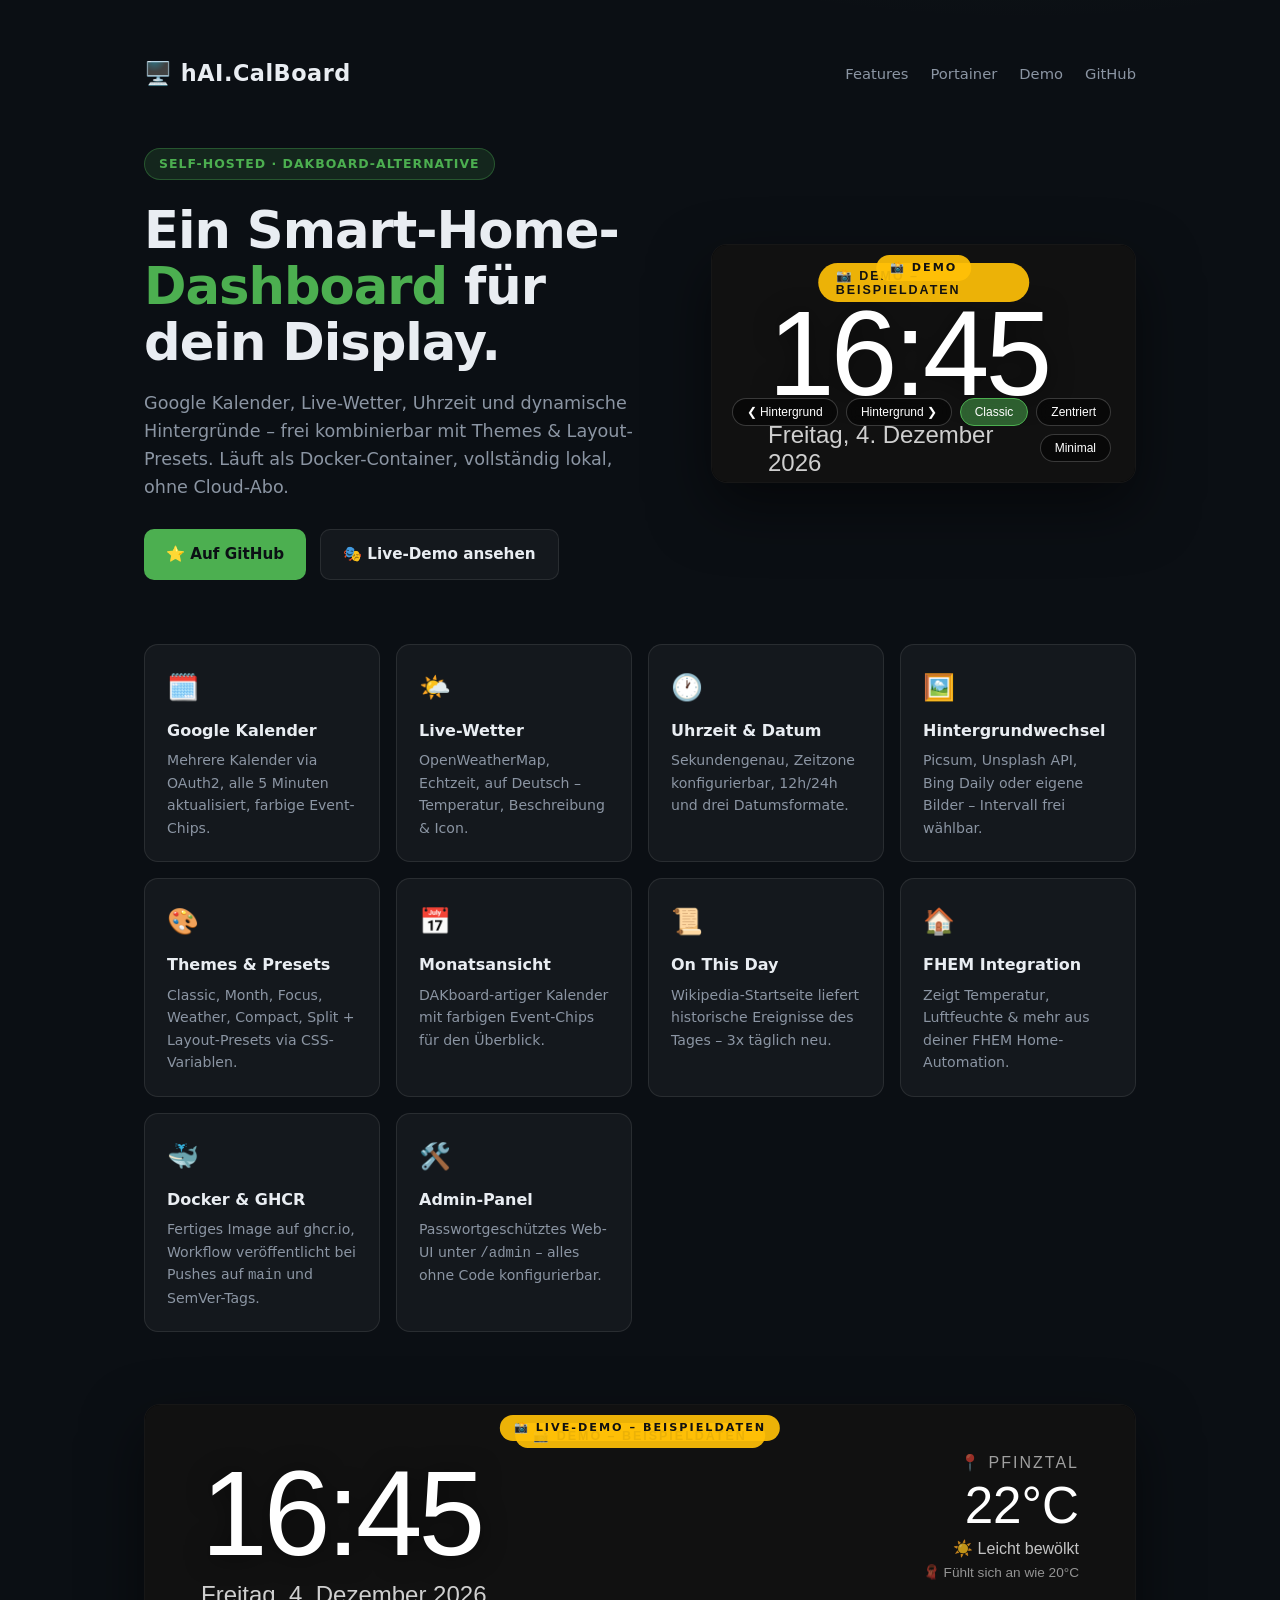
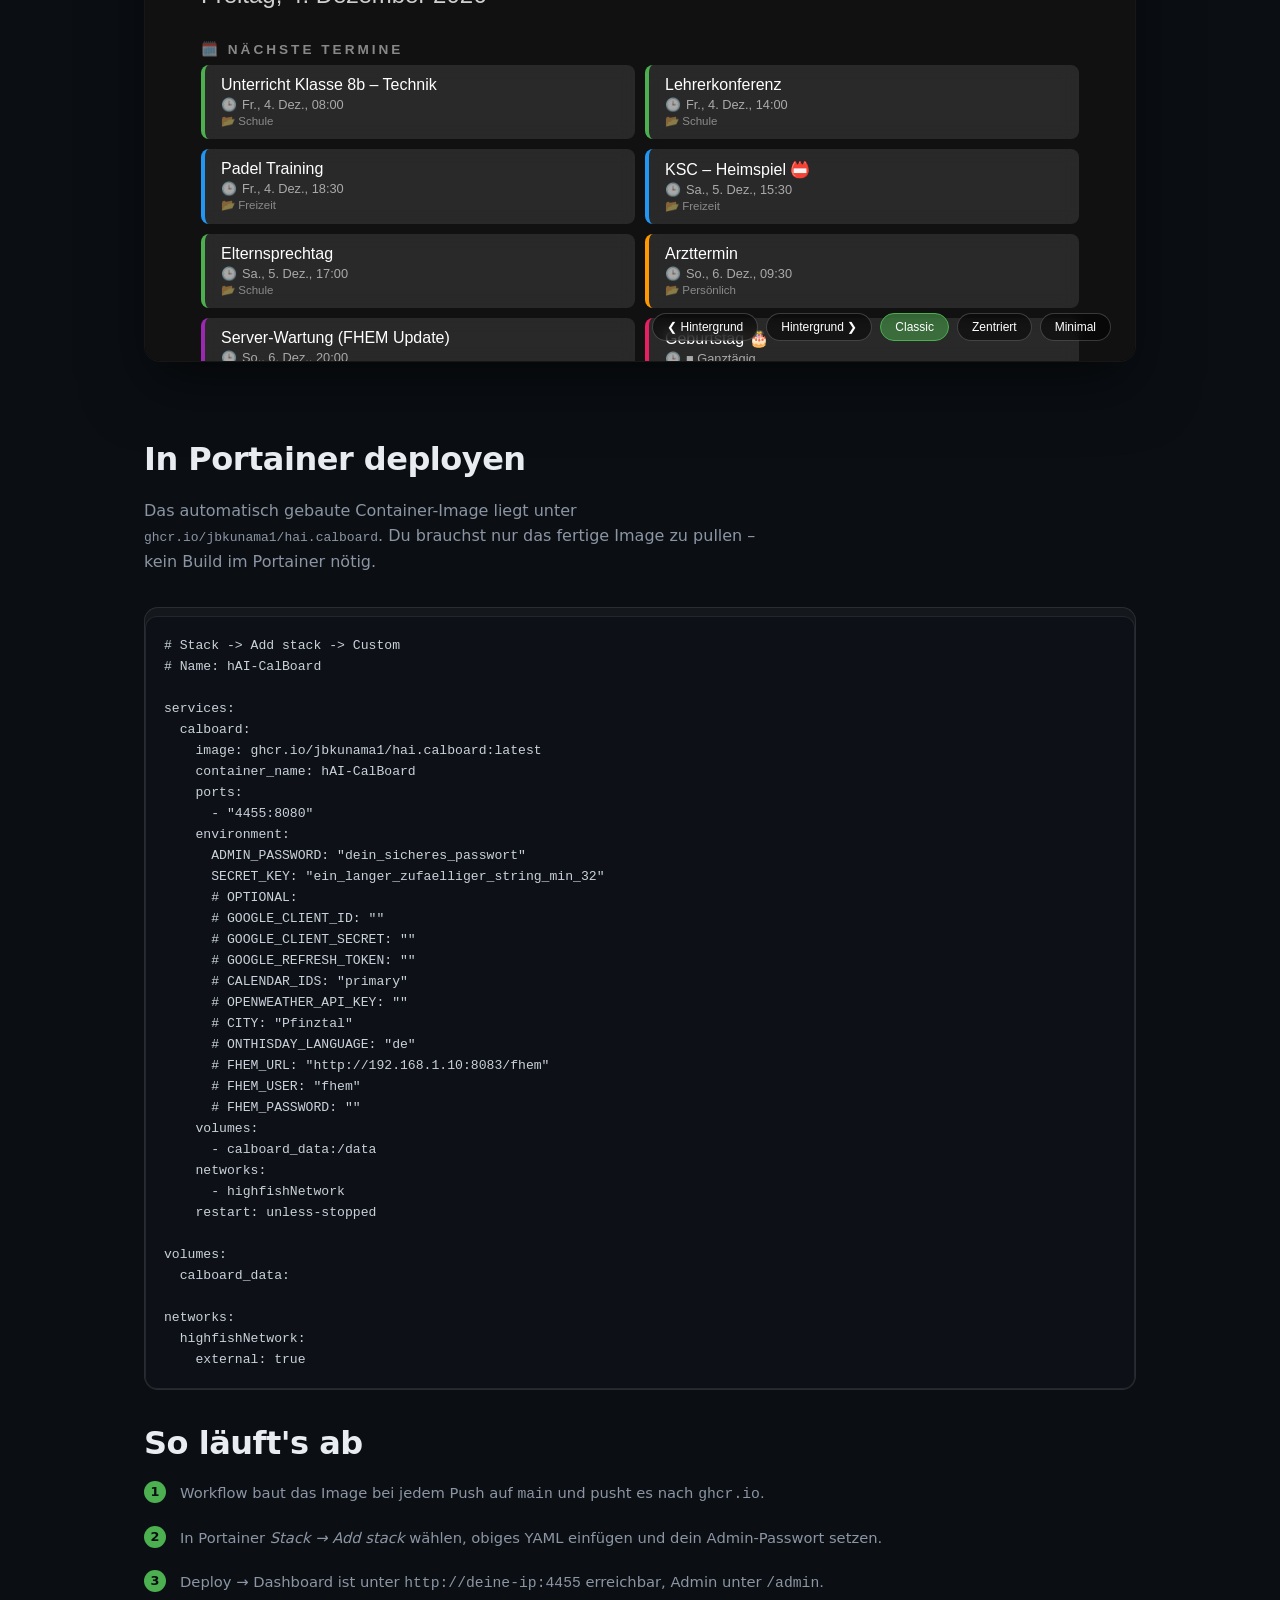
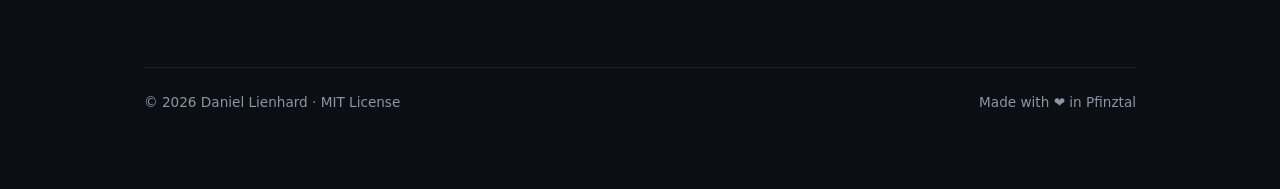
<file: index.html>
<!DOCTYPE html>
<html lang="de">
<head>
  <meta charset="UTF-8">
  <meta name="viewport" content="width=device-width, initial-scale=1.0">
  <meta name="description" content="hAI.CalBoard – Self-hosted Smart Home Dashboard à la DAKboard. Google Kalender, Wetter, Uhrzeit, Themes. Läuft als Docker-Container in Portainer.">
  <title>hAI.CalBoard – Self-hosted Smart Home Dashboard</title>
  <style>
    :root{
      --accent:#4caf50; --bg:#0b0f14; --card:rgba(255,255,255,.04); --border:rgba(255,255,255,.09);
      --text:#e9edf2; --muted:#8b95a3;
    }
    *{box-sizing:border-box;margin:0;padding:0}
    body{font-family:'Segoe UI',system-ui,-apple-system,sans-serif;background:
      radial-gradient(1200px 600px at 80% -10%,rgba(76,175,80,.14),transparent 60%),
      radial-gradient(1000px 500px at -10% 110%,rgba(33,150,243,.10),transparent 60%),
      var(--bg);color:var(--text);min-height:100vh;line-height:1.6}
    a{color:var(--accent);text-decoration:none}
    .wrap{max-width:1040px;margin:0 auto;padding:56px 24px 80px}
    header{display:flex;align-items:center;gap:16px;margin-bottom:56px}
    header .logo{font-size:1.4rem;font-weight:700;letter-spacing:.5px}
    header nav{margin-left:auto;display:flex;gap:22px;font-size:.92rem}
    header nav a{color:var(--muted)}
    header nav a:hover{color:var(--text)}
    .hero{display:grid;grid-template-columns:1.1fr .9fr;gap:48px;align-items:center;margin-bottom:64px}
    .hero h1{font-size:clamp(2rem,5vw,3.2rem);font-weight:700;letter-spacing:-1px;line-height:1.1;margin-bottom:18px}
    .hero h1 span{color:var(--accent)}
    .hero p.lead{color:var(--muted);font-size:1.1rem;margin-bottom:28px;max-width:46ch}
    .cta{display:flex;gap:14px;flex-wrap:wrap}
    .btn{display:inline-flex;align-items:center;gap:8px;padding:12px 22px;border-radius:10px;font-weight:600;font-size:.95rem;transition:transform .15s,box-shadow .2s}
    .btn:hover{transform:translateY(-2px)}
    .btn-primary{background:var(--accent);color:#0b0f14}
    .btn-primary:hover{box-shadow:0 8px 24px rgba(76,175,80,.35)}
    .btn-ghost{background:var(--card);border:1px solid var(--border);color:var(--text)}
    .demo-frame{position:relative;border-radius:16px;overflow:hidden;border:1px solid var(--border);
      box-shadow:0 24px 60px rgba(0,0,0,.5);background:#000;aspect-ratio:16/9}
    .demo-frame iframe{width:100%;height:100%;border:0}
    .demo-tag{position:absolute;top:10px;left:50%;transform:translateX(-50%);
      background:rgba(255,193,7,.92);color:#111;font-size:.7rem;font-weight:700;
      letter-spacing:2px;text-transform:uppercase;padding:4px 14px;border-radius:20px;pointer-events:none}
    .pill{display:inline-block;background:rgba(76,175,80,.15);color:var(--accent);
      border:1px solid rgba(76,175,80,.35);font-size:.78rem;font-weight:600;
      padding:5px 14px;border-radius:20px;margin-bottom:22px;letter-spacing:1px;text-transform:uppercase}
    section{margin-bottom:72px}
    h2{font-size:clamp(1.5rem,3vw,2rem);margin-bottom:12px;letter-spacing:-.5px}
    .sub{color:var(--muted);margin-bottom:32px;max-width:62ch}
    .grid{display:grid;grid-template-columns:repeat(auto-fit,minmax(220px,1fr));gap:16px}
    .card{background:var(--card);border:1px solid var(--border);border-radius:14px;padding:22px}
    .card .icon{font-size:1.6rem;margin-bottom:10px}
    .card h3{font-size:1rem;margin-bottom:6px}
    .card p{color:var(--muted);font-size:.88rem}
    .install{display:grid;grid-template-columns:1.2fr .8fr;gap:32px;align-items:start}
    pre{background:#0d1117;border:1px solid var(--border);border-radius:12px;padding:18px;
      font-family:'Cascadia Code',Consolas,monospace;font-size:.82rem;color:#c9d1d9;overflow-x:auto;margin-top:8px}
    pre code{white-space:pre}
    .step{display:flex;gap:14px;margin-bottom:20px}
    .step b{flex:0 0 22px;height:22px;width:22px;line-height:22px;text-align:center;border-radius:50%;
      background:var(--accent);color:#0b0f14;font-size:.8rem}
    .step p{color:var(--muted);font-size:.92rem}
    footer{border-top:1px solid var(--border);margin-top:24px;padding-top:24px;
      color:var(--muted);font-size:.85rem;display:flex;justify-content:space-between;flex-wrap:wrap;gap:12px}
    @media(max-width:820px){.hero{grid-template-columns:1fr}.install{grid-template-columns:1fr}}
  </style>
</head>
<body>
<div class="wrap">

  <header>
    <div class="logo">🖥️ hAI.CalBoard</div>
    <nav>
      <a href="#features">Features</a>
      <a href="#portainer">Portainer</a>
      <a href="#demo">Demo</a>
      <a href="https://github.com/jbkunama1/hAI.CalBoard" target="_blank" rel="noopener">GitHub</a>
    </nav>
  </header>

  <div class="hero">
    <div>
      <span class="pill">Self-hosted · DAKboard-Alternative</span>
      <h1>Ein Smart-Home-<span>Dashboard</span> für dein Display.</h1>
      <p class="lead">Google Kalender, Live-Wetter, Uhrzeit und dynamische Hintergründe – frei kombinierbar mit Themes &amp; Layout-Presets. Läuft als Docker-Container, vollständig lokal, ohne Cloud-Abo.</p>
      <div class="cta">
        <a class="btn btn-primary" href="https://github.com/jbkunama1/hAI.CalBoard" target="_blank" rel="noopener">⭐ Auf GitHub</a>
        <a class="btn btn-ghost" href="demo.html">🎭 Live-Demo ansehen</a>
      </div>
    </div>
    <div class="demo-frame">
      <span class="demo-tag">📸 Demo</span>
      <iframe src="demo.html" title="hAI.CalBoard Live-Demo" loading="lazy"></iframe>
    </div>
  </div>

  <section id="features" class="grid">
    <div class="card"><div class="icon">🗓️</div><h3>Google Kalender</h3><p>Mehrere Kalender via OAuth2, alle 5 Minuten aktualisiert, farbige Event-Chips.</p></div>
    <div class="card"><div class="icon">🌤️</div><h3>Live-Wetter</h3><p>OpenWeatherMap, Echtzeit, auf Deutsch – Temperatur, Beschreibung &amp; Icon.</p></div>
    <div class="card"><div class="icon">🕐</div><h3>Uhrzeit &amp; Datum</h3><p>Sekundengenau, Zeitzone konfigurierbar, 12h/24h und drei Datumsformate.</p></div>
    <div class="card"><div class="icon">🖼️</div><h3>Hintergrundwechsel</h3><p>Picsum, Unsplash API, Bing Daily oder eigene Bilder – Intervall frei wählbar.</p></div>
    <div class="card"><div class="icon">🎨</div><h3>Themes &amp; Presets</h3><p>Classic, Month, Focus, Weather, Compact, Split + Layout-Presets via CSS-Variablen.</p></div>
    <div class="card"><div class="icon">📅</div><h3>Monatsansicht</h3><p>DAKboard-artiger Kalender mit farbigen Event-Chips für den Überblick.</p></div>
    <div class="card"><div class="icon">📜</div><h3>On This Day</h3><p>Wikipedia-Startseite liefert historische Ereignisse des Tages – 3x täglich neu.</p></div>
    <div class="card"><div class="icon">🏠</div><h3>FHEM Integration</h3><p>Zeigt Temperatur, Luftfeuchte &amp; mehr aus deiner FHEM Home-Automation.</p></div>
    <div class="card"><div class="icon">🐳</div><h3>Docker &amp; GHCR</h3><p>Fertiges Image auf ghcr.io, Workflow veröffentlicht bei Pushes auf <code>main</code> und SemVer-Tags.</p></div>
    <div class="card"><div class="icon">🛠️</div><h3>Admin-Panel</h3><p>Passwortgeschütztes Web-UI unter <code>/admin</code> – alles ohne Code konfigurierbar.</p></div>
  </section>

  <section id="demo" class="demo-frame" style="aspect-ratio:16/9">
    <span class="demo-tag">📸 Live-Demo – Beispieldaten</span>
    <iframe src="demo.html" title="hAI.CalBoard Live-Demo" loading="lazy"></iframe>
  </section>

  <section id="portainer">
    <h2>In Portainer deployen</h2>
    <p class="sub">Das automatisch gebaute Container-Image liegt unter <code>ghcr.io/jbkunama1/hai.calboard</code>. Du brauchst nur das fertige Image zu pullen – kein Build im Portainer nötig.</p>

    <div class="card" style="padding:0">
      <pre><code># Stack -> Add stack -> Custom
# Name: hAI-CalBoard

services:
  calboard:
    image: ghcr.io/jbkunama1/hai.calboard:latest
    container_name: hAI-CalBoard
    ports:
      - "4455:8080"
    environment:
      ADMIN_PASSWORD: "dein_sicheres_passwort"
      SECRET_KEY: "ein_langer_zufaelliger_string_min_32"
      # OPTIONAL:
      # GOOGLE_CLIENT_ID: ""
      # GOOGLE_CLIENT_SECRET: ""
      # GOOGLE_REFRESH_TOKEN: ""
      # CALENDAR_IDS: "primary"
      # OPENWEATHER_API_KEY: ""
      # CITY: "Pfinztal"
      # ONTHISDAY_LANGUAGE: "de"
      # FHEM_URL: "http://192.168.1.10:8083/fhem"
      # FHEM_USER: "fhem"
      # FHEM_PASSWORD: ""
    volumes:
      - calboard_data:/data
    networks:
      - highfishNetwork
    restart: unless-stopped

volumes:
  calboard_data:

networks:
  highfishNetwork:
    external: true</code></pre>
    </div>

    <div style="margin-top:28px">
      <h2>So läuft's ab</h2>
      <div class="step"><b>1</b><p>Workflow baut das Image bei jedem Push auf <code>main</code> und pusht es nach <code>ghcr.io</code>.</p></div>
      <div class="step"><b>2</b><p>In Portainer <em>Stack → Add stack</em> wählen, obiges YAML einfügen und dein Admin-Passwort setzen.</p></div>
      <div class="step"><b>3</b><p>Deploy → Dashboard ist unter <code>http://deine-ip:4455</code> erreichbar, Admin unter <code>/admin</code>.</p></div>
    </div>
  </section>

  <footer>
    <span>© 2026 Daniel Lienhard · MIT License</span>
    <span>Made with ❤️ in Pfinztal</span>
  </footer>
</div>
</body>
</html>
</file>
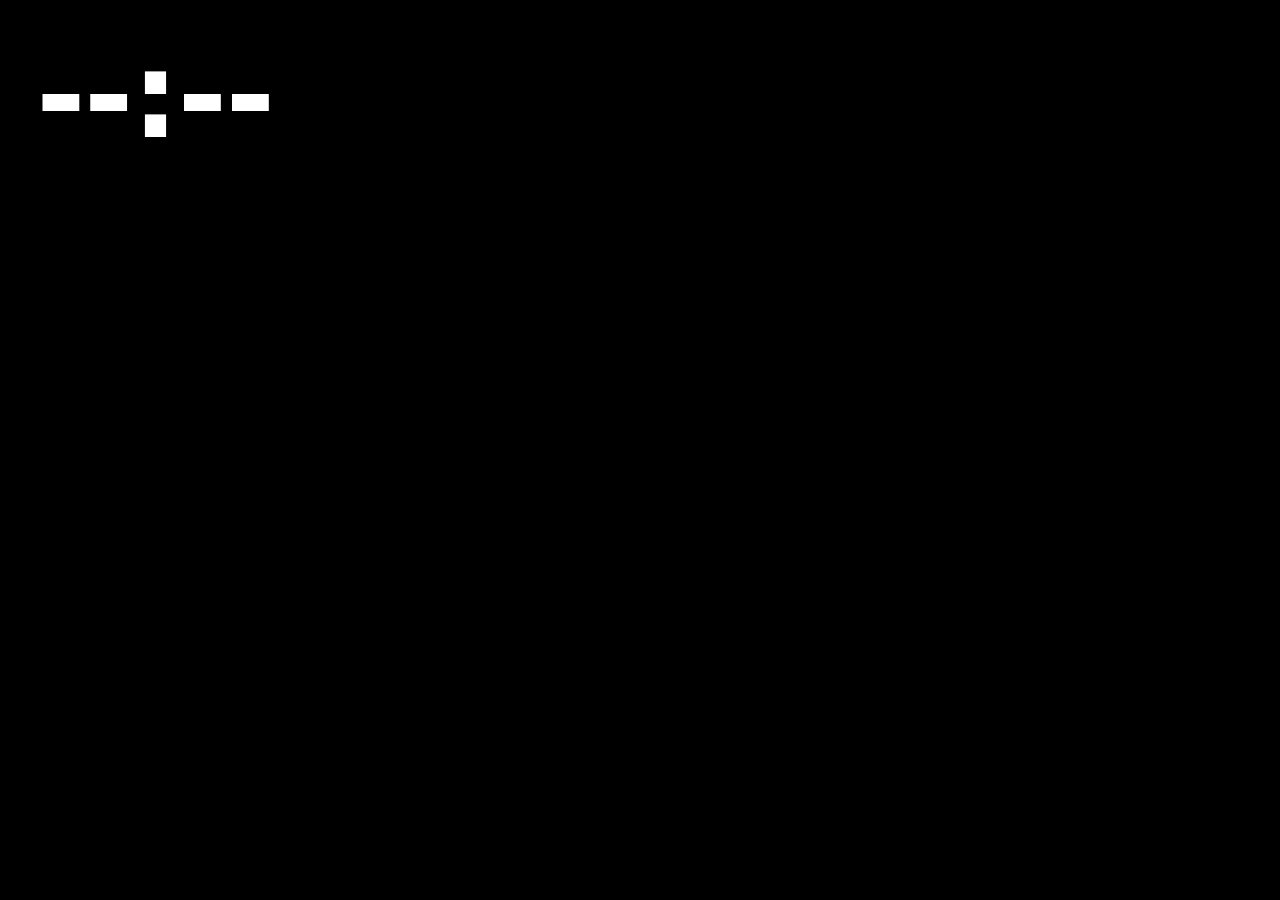
<file: app/static/index.html>
<!DOCTYPE html>
<html lang="de">
<head>
  <meta charset="UTF-8">
  <meta name="viewport" content="width=device-width, initial-scale=1.0">
  <title>hAI.CalBoard</title>
  <style>
    /* ── RESET & BASE ── */
    *, *::before, *::after { box-sizing: border-box; margin: 0; padding: 0; }
    html, body { width: 100%; height: 100%; overflow: hidden; }
    body {
      font-family: var(--font, 'Segoe UI', system-ui, sans-serif);
      background: #000;
      color: #fff;
    }

    /* ── BACKGROUND ── */
    #bg {
      position: fixed; inset: 0; z-index: 0;
      background-size: cover; background-position: center;
      transition: opacity 1s ease;
    }
    #bg-overlay {
      position: fixed; inset: 0; z-index: 1;
      background: rgba(0,0,0,var(--overlay, 0.45));
    }

    /* ── APP LAYOUT ── */
    #app {
      position: relative; z-index: 2;
      width: 100vw; height: 100vh;
      display: grid;
      grid-template-columns: 1fr auto;
      grid-template-rows: auto 1fr;
      grid-template-areas:
        'time weather'
        'calendar calendar';
      padding: var(--app-padding, 36px);
      gap: 24px;
    }

    /* ── TIME ── */
    #time-block { grid-area: time; }
    #time {
      font-size: var(--fs-time, 7.5rem);
      font-weight: 700;
      line-height: 1;
      color: var(--time-color, #fff);
      letter-spacing: -2px;
    }
    #date {
      font-size: var(--fs-date, 1.5rem);
      color: var(--date-color, rgba(255,255,255,.75));
      margin-top: 8px;
    }

    /* ── WEATHER ── */
    #weather-block {
      grid-area: weather;
      text-align: right;
      align-self: start;
      display: flex;
      flex-direction: column;
      align-items: flex-end;
    }
    #forecast-block { max-width: 100%; }
    #forecast-list { list-style:none; padding:0; display:flex; gap:10px; justify-content:flex-end; }
    .forecast-item { text-align:center; flex:1; min-width:64px; padding:8px; border-radius:8px; background:rgba(255,255,255,0.05); }
    #weather-temp { font-size: 2.5rem; font-weight: 700; }
    #weather-desc { font-size: 1rem; opacity: .75; margin-top: 4px; }
    #weather-icon { font-size: 2rem; }

    /* ── CALENDAR ── */
    #calendar-block { grid-area: calendar; overflow: hidden; }
    #event-list {
      list-style: none;
      display: flex;
      flex-direction: column;
      gap: var(--event-gap, 8px);
    }

    /* ── CUSTOM COLORS via CSS-Variablen ── */
    #time  { color: var(--time-color, #fff); }
    #date  { color: var(--date-color, rgba(255,255,255,.75)); }

    /* Event-Karten nutzen --event-bg */
    body.theme-classic #event-list li,
    body.theme-weather #event-list li,
    body.theme-compact #event-list li {
      background: var(--event-bg, rgba(255,255,255,.1));
      gap: var(--event-gap, 8px);
    }

    /* Padding über Variable */
    body.theme-classic #app,
    body.theme-compact #app { padding: var(--app-padding, 36px); }

    /* ── EVENT CARDS ── */
    #event-list li { 
          background: var(--event-bg, rgba(255,255,255,.1));
      backdrop-filter: blur(10px);
      border-radius: 10px;
      padding: 10px 14px;
      display: flex;
      flex-direction: column;
      gap: 4px;
      font-size: var(--fs-events, 1rem);
      border: 1px solid rgba(255,255,255,.08);
      transition: background .2s;
    }
    #event-list li:hover { background: rgba(255,255,255,.15); }
    .ev-title { font-weight: 600; }
    .ev-time  { font-size: .85em; opacity: .7; }
    .ev-color { width: 8px; height: 8px; border-radius: 50%; flex-shrink: 0; display: inline-block; margin-right: 6px; }

        /* ── ON THIS DAY & FHEM ── */
        #onthisday-list li, #fhem-list li {
          background: var(--event-bg, rgba(255,255,255,.1));
          backdrop-filter: blur(10px);
          border-radius: 10px;
          padding: 10px 14px;
          font-size: var(--fs-events, 1rem);
          border: 1px solid rgba(255,255,255,.08);
        }
        #onthisday-list .otd-year { font-weight: 700; color: var(--accent, #4caf50); margin-right: 8px; }
        #onthisday-list .otd-text { opacity: .8; }
        #fhem-list .fhem-name { font-weight: 600; }
        #fhem-list .fhem-reading { display:flex; justify-content:space-between; opacity:.8; font-size:.85em; }

    /* ── THEMES ── */
    /* Classic (default) */
    body.theme-classic #app {
      grid-template-columns: 1fr auto;
      grid-template-rows: auto 1fr;
      grid-template-areas: 'time weather' 'calendar calendar';
    }

    /* Weather theme */
    body.theme-weather #app {
      grid-template-columns: 1fr 1fr;
      grid-template-rows: auto 1fr;
      grid-template-areas: 'weather time' 'calendar calendar';
    }
    body.theme-weather #weather-block { text-align: left; }

    /* Compact theme */
    body.theme-compact #app {
      grid-template-columns: 1fr;
      grid-template-rows: auto auto 1fr;
      grid-template-areas: 'time' 'weather' 'calendar';
      gap: 12px;
    }
    body.theme-compact #time { font-size: var(--fs-time, 4rem); }
    body.theme-compact #weather-block { text-align: left; }

    /* ── LAYOUT-PRESETS ── */
    /* time-bottom: grid-areas tauschen */
    body.layout-time-bottom.theme-classic #app {
      grid-template-areas: 'calendar calendar' 'time weather';
      grid-template-rows: 1fr auto;
    }
    /* time-center: Uhr mittig, Events rechts */
    body.layout-time-center.theme-classic #app {
      grid-template-columns: 1fr 1fr;
      grid-template-areas: 'time calendar' 'time calendar';
      grid-template-rows: 1fr;
      align-items: center;
    }
    /* weather-left: Wetter links, Rest rechts */
    body.layout-weather-left.theme-classic #app {
      grid-template-columns: 260px 1fr;
      grid-template-areas: 'weather time' 'weather calendar';
    }
    /* full-calendar: Uhr als kleine Kopfzeile */
    body.layout-full-calendar.theme-classic #app {
      grid-template-rows: auto 1fr;
      grid-template-areas: 'time time' 'calendar calendar';
    }
    body.layout-full-calendar.theme-classic #time { font-size: 2.5rem; }
    body.layout-full-calendar.theme-classic #weather-block { display: none; }

    /* ── SCROLLBAR ── */
    ::-webkit-scrollbar { width: 4px; }
    ::-webkit-scrollbar-thumb { background: rgba(255,255,255,.2); border-radius: 4px; }
    #forecast-list { list-style:none; padding:0; display:flex; gap:10px; justify-content:space-around; }
    .forecast-item { text-align:center; flex:1; padding:8px; border-radius:8px; background:rgba(255,255,255,0.05); }
    #event-list h3 { margin:16px 0 8px 0; font-size:0.8rem; text-transform:uppercase; letter-spacing:1px; opacity:0.6; border-bottom:1px solid rgba(255,255,255,0.1); padding-bottom:4px; }
  </style>
</head>
<body class="theme-classic">

<div id="bg"></div>
<div id="bg-overlay"></div>

<div id="app">
  <div id="time-block">
    <div id="time">--:--</div>
    <div id="date"></div>
  </div>

  <div id="weather-block">
    <div id="weather-icon"></div>
    <div id="weather-temp"></div>
    <div id="weather-desc"></div>
    <div id="forecast-block" style="margin-top:8px;">
      <ul id="forecast-list" style="display:flex;gap:12px;list-style:none;margin:0;padding:0;"></ul>
    </div>
  </div>

  <div id="calendar-block">
    <ul id="event-list"></ul>
      <div id="onthisday-block" style="display:none;margin-top:16px;">
        <h3 style="margin:0 0 8px 0;font-size:0.8rem;text-transform:uppercase;letter-spacing:1px;opacity:0.6;">📜 An diesem Tag</h3>
        <ul id="onthisday-list" style="list-style:none;display:flex;flex-direction:column;gap:var(--event-gap,8px);"></ul>
      </div>
      <div id="fhem-block" style="display:none;margin-top:16px;">
        <h3 style="margin:0 0 8px 0;font-size:0.8rem;text-transform:uppercase;letter-spacing:1px;opacity:0.6;">🏠 FHEM Sensoren</h3>
        <ul id="fhem-list" style="list-style:none;display:flex;flex-direction:column;gap:var(--event-gap,8px);"></ul>
      </div>
    </div>
</div>

<script>
let CONFIG = {};
let bgImages = [], bgIndex = 0, bgTimer = null;

// ── CONFIG ──────────────────────────────────────────────
async function loadConfig() {
  try {
    const r = await fetch('/api/settings');
    CONFIG = await r.json();
  } catch(e) { CONFIG = {}; }

  const root = document.documentElement;
  const S = CONFIG;

  // Font & sizes
  root.style.setProperty('--font',       S.font_family  || 'Segoe UI');
  root.style.setProperty('--fs-time',    (S.font_size_time   || 7.5) + 'rem');
  root.style.setProperty('--fs-date',    (S.font_size_date   || 1.5) + 'rem');
  root.style.setProperty('--fs-events',  (S.font_size_events || 1.0) + 'rem');
  root.style.setProperty('--accent',     S.accent_color || '#4caf50');
  root.style.setProperty('--overlay',    S.bg_brightness != null ? S.bg_brightness : 0.45);

  // Theme-Customizer Variablen
  root.style.setProperty('--time-color',     S.theme_time_color     || '#ffffff');
  root.style.setProperty('--date-color',     S.theme_date_color     || 'rgba(255,255,255,0.75)');
  root.style.setProperty('--event-bg',       S.theme_event_bg       || 'rgba(255,255,255,0.10)');
  root.style.setProperty('--accent-opacity', S.theme_accent_opacity || '1');
  root.style.setProperty('--app-padding',    (S.theme_padding  || 36) + 'px');
  root.style.setProperty('--event-gap',      (S.theme_event_gap ||  8) + 'px');

  // Theme-Klasse setzen
  document.body.className = 'theme-' + (S.theme || 'classic');

  // Layout-Preset Klasse setzen
  const layoutPresets = ['time-top','time-bottom','time-center','weather-left','full-calendar'];
  layoutPresets.forEach(p => document.body.classList.remove('layout-' + p));
  document.body.classList.add('layout-' + (S.theme_layout_preset || 'time-top'));

  // Sichtbarkeit
  if (S.show_weather === false || S.show_weather === 'false') {
    document.getElementById('weather-block').style.display = 'none';
  }
  if (S.show_calendar === false || S.show_calendar === 'false') {
    document.getElementById('calendar-block').style.display = 'none';
  }
    if (S.show_onthisday === false || S.show_onthisday === 'false') {
      document.getElementById('onthisday-block').style.display = 'none';
    }
    if (S.show_fhem === false || S.show_fhem === 'false') {
      document.getElementById('fhem-block').style.display = 'none';
    }

  // Hintergrund
  setupBackground();
}

// ── BACKGROUND ──────────────────────────────────────────
// bg_mode: 'picsum' | 'unsplash_api' | 'bing' | 'custom' | 'unsplash' (legacy → picsum)
function buildBgUrl(mode, S) {
  const seed = Date.now();
  if (mode === 'picsum') {
    // Lorem Picsum — kein API-Key, sofort, 1920x1080
    return `https://picsum.photos/seed/${seed}/1920/1080`;
  }
  if (mode === 'unsplash_api') {
    // Offizieller Unsplash-API-Endpunkt (braucht Client-ID)
    const key = S.bg_unsplash_key || '';
    const q   = encodeURIComponent(S.bg_unsplash_query || 'nature,landscape');
    if (!key) return buildBgUrl('picsum', S);  // Fallback wenn kein Key
    return `https://api.unsplash.com/photos/random?query=${q}&orientation=landscape&client_id=${key}&t=${seed}`;
  }
  if (mode === 'bing') {
    // Wird vom Backend als Proxy geliefert
    return `/api/background?t=${seed}`;
  }
  // Fallback / Legacy 'unsplash' → Picsum
  return `https://picsum.photos/seed/${seed}/1920/1080`;
}

async function loadUnsplashApiUrl(S) {
  // Unsplash API gibt JSON zurück — wir lesen die Bild-URL daraus
  const key = S.bg_unsplash_key || '';
  const q   = encodeURIComponent(S.bg_unsplash_query || 'nature,landscape');
  try {
    const r = await fetch(
      `https://api.unsplash.com/photos/random?query=${q}&orientation=landscape&client_id=${key}`
    );
    const d = await r.json();
    return d.urls?.full || d.urls?.regular || null;
  } catch(e) { return null; }
}

function setupBackground() {
  const S    = CONFIG;
  const mode = S.bg_mode || 'picsum';
  const interval = (parseInt(S.bg_interval) || 30) * 60 * 1000;

  if (mode === 'custom' && S.custom_bg_images && S.custom_bg_images.length) {
    bgImages = S.custom_bg_images;
    setBg(bgImages[0]);
    if (bgImages.length > 1) {
      bgTimer = setInterval(() => {
        bgIndex = (bgIndex + 1) % bgImages.length;
        setBg(bgImages[bgIndex]);
      }, interval);
    }
    return;
  }

  if (mode === 'unsplash_api') {
    // Unsplash API: JSON-Response → URL extrahieren
    loadUnsplashApiUrl(S).then(url => setBg(url || buildBgUrl('picsum', S)));
    bgTimer = setInterval(() => {
      loadUnsplashApiUrl(S).then(url => setBg(url || buildBgUrl('picsum', S)));
    }, interval);
    return;
  }

  // picsum, bing, legacy unsplash
  setBg(buildBgUrl(mode, S));
  bgTimer = setInterval(() => setBg(buildBgUrl(mode, S)), interval);
}

function setBg(url) {
  if (!url) return;
  const bg  = document.getElementById('bg');
  const tmp = new Image();
  tmp.onload = () => { bg.style.backgroundImage = `url('${url}')`; };
  tmp.onerror = () => {
    // letzter Fallback: Picsum mit anderem Seed
    const fallback = `https://picsum.photos/seed/${Date.now()}/1920/1080`;
    if (url !== fallback) { tmp2 = new Image(); tmp2.onload = () => { bg.style.backgroundImage = `url('${fallback}')`; }; tmp2.src = fallback; }
  };
  tmp.src = url;
}

// ── CLOCK ───────────────────────────────────────────────
function updateClock() {
  const S = CONFIG;
  const tz = S.timezone || 'Europe/Berlin';
  const now = new Date();
  const opts = { timeZone: tz };

  // Zeit
  const h = parseInt(new Intl.DateTimeFormat('de-DE', {...opts, hour:'numeric', hour12: false}).format(now));
  const m = new Intl.DateTimeFormat('de-DE', {...opts, minute:'2-digit'}).format(now).padStart(2,'0');
  const showSec = S.show_seconds === true || S.show_seconds === 'true';
  const s = showSec ? ':' + new Intl.DateTimeFormat('de-DE', {...opts, second:'2-digit'}).format(now).padStart(2,'0') : '';

  let timeStr;
  if (S.time_format === '12h') {
    const ampm = h >= 12 ? 'PM' : 'AM';
    const h12 = h % 12 || 12;
    timeStr = `${h12}:${m}${s} ${ampm}`;
  } else {
    timeStr = `${String(h).padStart(2,'0')}:${m}${s}`;
  }
  document.getElementById('time').textContent = timeStr;

  // Datum
  const fmt = S.date_format || 'long';
  let dateStr;
  if (fmt === 'iso') {
    dateStr = new Intl.DateTimeFormat('sv-SE', {...opts, year:'numeric', month:'2-digit', day:'2-digit'}).format(now);
  } else if (fmt === 'short') {
    dateStr = new Intl.DateTimeFormat('de-DE', {...opts, weekday:'short', day:'numeric', month:'2-digit'}).format(now);
  } else {
    dateStr = new Intl.DateTimeFormat('de-DE', {...opts, weekday:'long', day:'numeric', month:'long'}).format(now);
  }
  document.getElementById('date').textContent = dateStr;
}

// ── WEATHER ─────────────────────────────────────────────
async function loadWeather() {
  if (CONFIG.show_weather === false || CONFIG.show_weather === 'false') return;
  try {
    const r = await fetch('/api/weather');
    if (!r.ok) return;
    const d = await r.json();
    if (d.error) return;
    const icons = {
      '01d':'☀️','01n':'🌙','02d':'⛅','02n':'☁️','03d':'☁️','03n':'☁️',
      '04d':'☁️','04n':'☁️','09d':'🌧️','09n':'🌧️','10d':'🌦️','10n':'🌧️',
      '11d':'⛈️','11n':'⛈️','13d':'❄️','13n':'❄️','50d':'🌫️','50n':'🌫️'
    };
    document.getElementById('weather-icon').textContent = icons[d.weather?.[0]?.icon] || '🌡️';
    document.getElementById('weather-temp').textContent = Math.round(d.main?.temp) + '°C';
    document.getElementById('weather-desc').textContent = d.weather?.[0]?.description || '';
    loadForecast();
  } catch(e) {}
}

// ── FORECAST (nächste Tage) ────────────────────────────
const FORECAST_ICONS = {
  '01d':'☀️','01n':'🌙','02d':'⛅','02n':'☁️','03d':'☁️','03n':'☁️',
  '04d':'☁️','04n':'☁️','09d':'🌧️','09n':'🌧️','10d':'🌦️','10n':'🌧️',
  '11d':'⛈️','11n':'⛈️','13d':'❄️','13n':'❄️','50d':'🌫️','50n':'🌫️'
};

async function loadForecast() {
  if (CONFIG.show_weather === false || CONFIG.show_weather === 'false') return;
  try {
    const r = await fetch('/api/weather/forecast');
    if (!r.ok) return;
    const d = await r.json();
    if (d.error || !d.forecast?.length) return;
    const list = document.getElementById('forecast-list');
    if (!list) return;
    list.innerHTML = '';
    d.forecast.forEach(day => {
      const li = document.createElement('li');
      li.className = 'forecast-item';
      const dt  = new Date(day.date);
      const dStr = new Intl.DateTimeFormat('de-DE', {
        timeZone: CONFIG.timezone || 'Europe/Berlin',
        weekday:'short', day:'numeric'
      }).format(dt);
      li.innerHTML = `
        <div style="font-size:.8rem;opacity:.8">${dStr}</div>
        <div style="font-size:1.6rem;margin:2px 0">${FORECAST_ICONS[day.icon] || '🌡️'}</div>
        <div style="font-weight:600">${Math.round(day.temp_max)}°</div>
        <div style="font-size:.75rem;opacity:.65">${Math.round(day.temp_min)}°</div>`;
      list.appendChild(li);
    });
  } catch(e) {}
}

// ── CALENDAR ────────────────────────────────────────────
const EVENT_COLORS = {
  '1':'#e57373','2':'#81c784','3':'#64b5f6','4':'#ffb74d',
  '5':'#ba68c8','6':'#4db6ac','7':'#90a4ae','8':'#f06292',
  '9':'#aed581','10':'#7986cb','11':'#4dd0e1'
};

async function loadEvents() {
  if (CONFIG.show_calendar === false || CONFIG.show_calendar === 'false') return;
  try {
    const r = await fetch('/api/calendar');
    if (!r.ok) return;
    const d = await r.json();
    const list = document.getElementById('event-list');
    list.innerHTML = '';

    const events = d.events || [];
    if (!events.length) {
      list.innerHTML = '<li style="opacity:.5;font-style:italic">Keine anstehenden Termine</li>';
      return;
    }

    const tz = CONFIG.timezone || 'Europe/Berlin';
    // Gruppen nach Datum (YYYY-MM-DD) aufbauen
    const grouped = {};
    events.forEach(ev => {
      if (!ev.start) return;
      let dateKey;
      if (ev.allDay) {
        dateKey = ev.start.split('T')[0];
      } else {
        dateKey = new Intl.DateTimeFormat('en-CA', { timeZone: tz }).format(new Date(ev.start));
      }
      if (!grouped[dateKey]) grouped[dateKey] = [];
      grouped[dateKey].push(ev);
    });

    Object.keys(grouped).sort().forEach(dateKey => {
      const heading = document.createElement('h3');
      const dt = new Date(dateKey + 'T12:00:00');
      heading.textContent = new Intl.DateTimeFormat('de-DE', {
        timeZone: tz, weekday:'long', day:'numeric', month:'long'
      }).format(dt);
      list.appendChild(heading);

      grouped[dateKey].forEach(ev => {
        const li = document.createElement('li');
        const color = EVENT_COLORS[ev.color] || CONFIG.accent_color || '#4caf50';
        const dot = `<span class="ev-color" style="background:${color}"></span>`;
        let timeStr = '';
        if (!ev.allDay && ev.start) {
          timeStr = new Intl.DateTimeFormat('de-DE', {
            timeZone: tz, hour:'2-digit', minute:'2-digit'
          }).format(new Date(ev.start));
        } else if (ev.allDay) {
          timeStr = 'ganztägig';
        }
        li.innerHTML = `<div class="ev-title">${dot}${ev.title}</div><div class="ev-time">${timeStr}</div>`;
        list.appendChild(li);
      });
    });
  } catch(e) {}
}

});
    block.style.display = '';
  } catch(e) {}
}

// ── INIT ─────────────────────────────────────────────────
async function init() {
  await loadConfig();
  updateClock();
  setInterval(updateClock, 1000);
  loadWeather();
  setInterval(loadWeather, 10 * 60 * 1000);
  loadEvents();
  setInterval(loadEvents, 5 * 60 * 1000);
  loadOnThisDay();
  setInterval(loadOnThisDay, 8 * 60 * 60 * 1000); // 3x daily
  loadFhem();
  setInterval(loadFhem, 1 * 60 * 1000); // every minute
}

init();
</script>
</body>
</html>
</file>
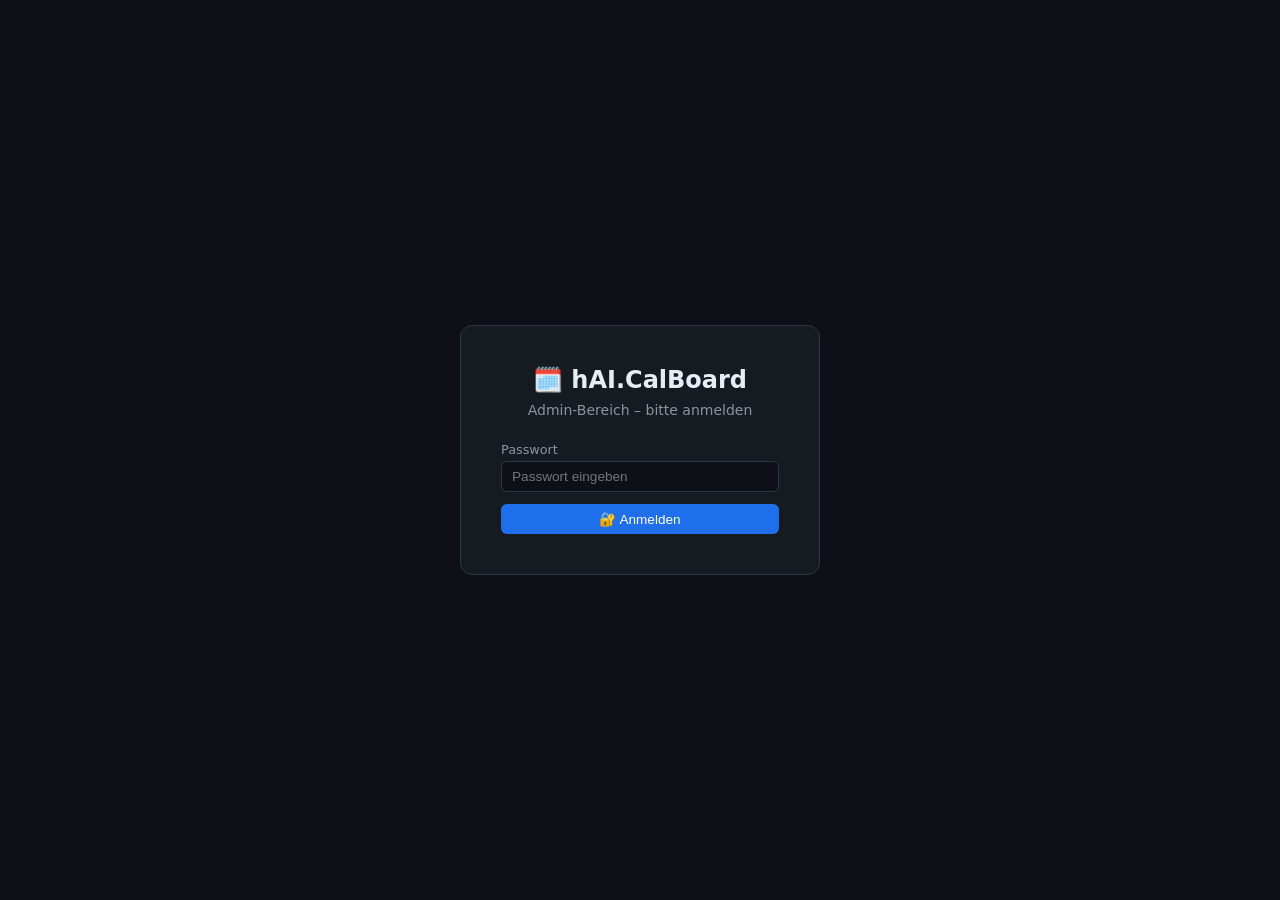
<file: app/static/admin.html>
<!DOCTYPE html>
<html lang="de">
<head>
  <meta charset="UTF-8">
  <meta name="viewport" content="width=device-width, initial-scale=1.0">
  <title>hAI.CalBoard – Admin</title>
  <style>
    :root {
      --bg: #0d1117; --surface: #161b22; --surface2: #21262d;
      --border: #30363d; --text: #e6edf3; --muted: #8b949e;
      --accent: #58a6ff; --accent2: #1f6feb; --danger: #f85149;
      --success: #3fb950; --warning: #d29922;
    }
    * { box-sizing: border-box; margin: 0; padding: 0; }
    body { background: var(--bg); color: var(--text); font-family: 'Segoe UI', system-ui, sans-serif; font-size: 14px; min-height: 100vh; }

    /* ── LOGIN ── */
    #login-screen { display: flex; align-items: center; justify-content: center; min-height: 100vh; }
    .login-box { background: var(--surface); border: 1px solid var(--border); border-radius: 12px; padding: 40px; width: 360px; text-align: center; }
    .login-box h1 { font-size: 1.5rem; margin-bottom: 8px; }
    .login-box p { color: var(--muted); margin-bottom: 24px; }

    /* ── SHELL ── */
    #admin-panel { display: none; height: 100vh; overflow: hidden; flex-direction: row; }
    #admin-panel.visible { display: flex; }

    /* ── SIDEBAR ── */
    .sidebar {
      width: 220px; flex-shrink: 0;
      background: var(--surface); border-right: 1px solid var(--border);
      display: flex; flex-direction: column;
      height: 100vh; overflow-y: auto;
    }
    .sidebar-header {
      padding: 18px 16px 14px;
      border-bottom: 1px solid var(--border);
      font-size: .95rem; font-weight: 600;
      display: flex; align-items: center; gap: 8px;
    }
    .nav-section-label {
      padding: 14px 16px 4px;
      font-size: .72rem; color: var(--muted);
      text-transform: uppercase; letter-spacing: .6px; font-weight: 600;
    }
    .nav-item {
      display: flex; align-items: center; gap: 10px;
      padding: 9px 16px; margin: 1px 8px; border-radius: 6px;
      cursor: pointer; font-size: .875rem;
      color: var(--muted); transition: background .15s, color .15s;
      user-select: none;
    }
    .nav-item:hover { background: var(--surface2); color: var(--text); }
    .nav-item.active { background: var(--surface2); color: var(--text); font-weight: 600; }
    .nav-item .icon { font-size: 1rem; width: 20px; text-align: center; }
    .sidebar-footer {
      margin-top: auto; padding: 12px 8px;
      border-top: 1px solid var(--border);
      display: flex; flex-direction: column; gap: 4px;
    }
    .sidebar-footer a, .sidebar-footer button {
      display: flex; align-items: center; gap: 8px;
      padding: 8px 10px; border-radius: 6px; font-size: .875rem;
      color: var(--muted); background: none; border: none; cursor: pointer;
      text-decoration: none; transition: background .15s, color .15s;
      width: 100%;
    }
    .sidebar-footer a:hover, .sidebar-footer button:hover { background: var(--surface2); color: var(--text); }

    /* ── CONTENT AREA ── */
    .content-area { flex: 1; overflow-y: auto; padding: 28px 32px; }
    .section { display: none; max-width: 840px; }
    .section.active { display: block; }
    .section-title { font-size: 1.2rem; font-weight: 700; margin-bottom: 20px; display: flex; align-items: center; gap: 8px; }

    /* ── CARDS ── */
    .card { background: var(--surface); border: 1px solid var(--border); border-radius: 10px; padding: 20px; margin-bottom: 16px; }
    .card h3 { font-size: .9rem; font-weight: 600; margin-bottom: 14px; color: var(--muted); text-transform: uppercase; letter-spacing: .4px; }
    .grid2 { display: grid; grid-template-columns: 1fr 1fr; gap: 12px; }
    @media (max-width: 580px) { .grid2 { grid-template-columns: 1fr; } }
    .form-group { display: flex; flex-direction: column; gap: 4px; }
    .form-group label { font-size: .8rem; color: var(--muted); }
    .form-input { background: var(--bg); border: 1px solid var(--border); border-radius: 6px; color: var(--text); padding: 7px 10px; font-size: .85rem; width: 100%; transition: border-color .2s; }
    .form-input:focus { outline: none; border-color: var(--accent); }
    input[type=color].form-input { padding: 3px 6px; height: 36px; cursor: pointer; }
    input[type=range] { width: 100%; accent-color: var(--accent); cursor: pointer; }
    .range-val { color: var(--accent); font-weight: 600; }
    select.form-input { cursor: pointer; }

    /* ── BUTTONS ── */
    .btn { display: inline-flex; align-items: center; gap: 6px; padding: 7px 14px; border-radius: 6px; border: none; font-size: .85rem; font-weight: 500; cursor: pointer; transition: all .2s; }
    .btn-primary { background: var(--accent2); color: #fff; }
    .btn-primary:hover { background: #388bfd; }
    .btn-secondary { background: var(--surface2); color: var(--text); border: 1px solid var(--border); }
    .btn-secondary:hover { background: var(--border); }
    .btn-danger { background: transparent; color: var(--danger); border: 1px solid var(--danger); }
    .btn-danger:hover { background: var(--danger); color: #fff; }
    .btn-sm { padding: 4px 10px; font-size: .8rem; }
    .btn-row { display: flex; gap: 8px; flex-wrap: wrap; margin-top: 14px; }

    /* ── TOGGLE ── */
    .toggle { position: relative; display: inline-block; width: 44px; height: 24px; }
    .toggle input { opacity: 0; width: 0; height: 0; }
    .slider { position: absolute; inset: 0; background: var(--border); border-radius: 24px; cursor: pointer; transition: .3s; }
    .slider:before { content: ''; position: absolute; width: 18px; height: 18px; left: 3px; top: 3px; background: #fff; border-radius: 50%; transition: .3s; }
    input:checked + .slider { background: var(--accent2); }
    input:checked + .slider:before { transform: translateX(20px); }
    .inline-group { display: flex; align-items: center; justify-content: space-between; padding: 6px 0; }
    .inline-group label { font-size: .85rem; }

    /* ── THEME CARDS ── */
    .theme-grid { display: grid; grid-template-columns: repeat(auto-fill, minmax(150px, 1fr)); gap: 10px; margin-top: 4px; }
    .theme-card { border: 2px solid var(--border); border-radius: 8px; overflow: hidden; cursor: pointer; transition: border-color .2s, transform .15s; }
    .theme-card:hover { border-color: var(--accent); transform: translateY(-2px); }
    .theme-card.selected { border-color: var(--accent); box-shadow: 0 0 0 2px rgba(88,166,255,.25); }
    .theme-preview { width: 100%; aspect-ratio: 16/9; overflow: hidden; }
    .theme-preview svg { display: block; width: 100%; height: 100%; }
    .theme-name { padding: 6px 8px 2px; font-size: .8rem; font-weight: 600; }
    .theme-desc { padding: 0 8px 8px; font-size: .72rem; color: var(--muted); }

    /* ── IMAGE UPLOAD ── */
    .img-list { display: grid; grid-template-columns: repeat(auto-fill, minmax(100px,1fr)); gap: 8px; margin-top: 8px; }
    .img-item { position: relative; aspect-ratio: 16/9; border-radius: 6px; overflow: hidden; border: 1px solid var(--border); }
    .img-item img { width: 100%; height: 100%; object-fit: cover; }
    .img-item button { position: absolute; top: 4px; right: 4px; background: rgba(0,0,0,.7); border: none; color: #fff; border-radius: 4px; padding: 2px 6px; cursor: pointer; font-size: .75rem; }
    .upload-zone { border: 2px dashed var(--border); border-radius: 8px; padding: 24px; text-align: center; cursor: pointer; transition: border-color .2s; color: var(--muted); }
    .upload-zone:hover, .upload-zone.drag { border-color: var(--accent); color: var(--text); }

    /* ── CALENDAR LIST ── */
    .cal-list { list-style: none; }
    .cal-item { display: flex; align-items: center; gap: 8px; padding: 6px 0; border-bottom: 1px solid var(--border); }
    .cal-item:last-child { border: none; }
    .cal-dot { width: 10px; height: 10px; border-radius: 50%; flex-shrink: 0; }
    .cal-name { flex: 1; font-size: .85rem; }

    /* ── SUB LABELS ── */
    .sub-label { font-size: .78rem; color: var(--muted); text-transform: uppercase; letter-spacing: .5px; margin: 18px 0 10px; }
    .sub-label:first-child { margin-top: 0; }

    /* ── TOAST ── */
    #toast { position: fixed; bottom: 24px; right: 24px; padding: 10px 18px; border-radius: 8px; font-size: .85rem; font-weight: 500; opacity: 0; transform: translateY(8px); transition: all .3s; pointer-events: none; z-index: 9999; }
    #toast.show { opacity: 1; transform: translateY(0); }
    #toast.ok { background: var(--success); color: #fff; }
    #toast.err { background: var(--danger); color: #fff; }

    /* ── MISC ── */
    a { color: var(--accent); text-decoration: none; }
    a:hover { text-decoration: underline; }
    .code-hint { font-family: monospace; background: var(--bg); padding: 8px 12px; border-radius: 6px; font-size: .8rem; color: var(--muted); word-break: break-all; border: 1px solid var(--border); margin-top: 8px; }

    /* ── RESPONSIVE: Sidebar collapse ── */
    @media (max-width: 680px) {
      .sidebar { width: 52px; }
      .sidebar-header span, .nav-item span, .nav-section-label,
      .sidebar-footer a span, .sidebar-footer button span { display: none; }
      .nav-item { justify-content: center; margin: 1px 4px; }
      .content-area { padding: 16px; }
    }
  </style>
</head>
<body>

<!-- LOGIN -->
<div id="login-screen">
  <div class="login-box">
    <h1>🗓️ hAI.CalBoard</h1>
    <p>Admin-Bereich – bitte anmelden</p>
    <div class="form-group" style="text-align:left;margin-bottom:12px;">
      <label>Passwort</label>
      <input type="password" class="form-input" id="pw-input" placeholder="Passwort eingeben"
        onkeydown="if(event.key==='Enter')doLogin()">
    </div>
    <button class="btn btn-primary" style="width:100%;justify-content:center" onclick="doLogin()">
      🔐 Anmelden
    </button>
  </div>
</div>

<!-- ADMIN PANEL -->
<div id="admin-panel">

  <!-- SIDEBAR -->
  <nav class="sidebar">
    <div class="sidebar-header">
      <span>🗓️</span>
      <span>hAI.CalBoard</span>
    </div>

    <div class="nav-section-label"><span>Daten</span></div>
    <div class="nav-item active" data-section="sec-calendar" onclick="showSection('sec-calendar',this)">
      <span class="icon">📅</span><span>Google Kalender</span>
    </div>
    <div class="nav-item" data-section="sec-weather" onclick="showSection('sec-weather',this)">
      <span class="icon">🌤️</span><span>Wetter</span>
    </div>

    <div class="nav-section-label"><span>Darstellung</span></div>
    <div class="nav-item" data-section="sec-display" onclick="showSection('sec-display',this)">
      <span class="icon">⚙️</span><span>Anzeige</span>
    </div>
    <div class="nav-item" data-section="sec-background" onclick="showSection('sec-background',this)">
      <span class="icon">🖼️</span><span>Hintergrund</span>
    </div>
    <div class="nav-item" data-section="sec-theme" onclick="showSection('sec-theme',this)">
      <span class="icon">🎨</span><span>Theme</span>
    </div>
    <div class="nav-item" data-section="sec-design" onclick="showSection('sec-design',this)">
      <span class="icon">✏️</span><span>Schrift & Farbe</span>
    </div>
    <div class="nav-item" data-section="sec-customizer" onclick="showSection('sec-customizer',this)">
      <span class="icon">🎛️</span><span>Theme-Anpassung</span>
    </div>

    <div class="sidebar-footer">
      <a href="/" target="_blank"><span class="icon">🖥️</span><span>Dashboard öffnen</span></a>
      <button onclick="doLogout()"><span class="icon">🚪</span><span>Abmelden</span></button>
    </div>
  </nav>

  <!-- CONTENT -->
  <div class="content-area">

    <!-- 📅 GOOGLE KALENDER -->
    <div class="section active" id="sec-calendar">
      <div class="section-title">📅 Google Kalender</div>
      <div class="card">
        <div class="grid2">
          <div class="form-group">
            <label>Google Client ID</label>
            <input type="text" class="form-input" id="s_google_client_id" placeholder="xxx.apps.googleusercontent.com">
          </div>
          <div class="form-group">
            <label>Google Client Secret</label>
            <input type="password" class="form-input" id="s_google_client_secret" placeholder="GOCSPX-...">
          </div>
          <div class="form-group">
            <label>Refresh Token</label>
            <input type="text" class="form-input" id="s_google_refresh_token" placeholder="automatisch via OAuth">
          </div>
          <div class="form-group">
            <label>Kalender-IDs (kommagetrennt, leer = alle)</label>
            <input type="text" class="form-input" id="s_calendar_ids" placeholder="primary, id@group.calendar...">
          </div>
        </div>
        <div class="btn-row">
          <button class="btn btn-secondary" onclick="saveGoogle()">💾 Speichern</button>
          <button class="btn btn-primary" onclick="connectGoogle()">🔗 Google verbinden (OAuth)</button>
          <button class="btn btn-secondary" onclick="loadCalendars()">📋 Kalender laden</button>
        </div>
        <ul class="cal-list" id="cal-list" style="margin-top:12px;"></ul>
      </div>
    </div>

    <!-- 🌤️ WETTER -->
    <div class="section" id="sec-weather">
      <div class="section-title">🌤️ Wetter</div>
      <div class="card">
        <div class="grid2">
          <div class="form-group">
            <label>OpenWeatherMap API Key</label>
            <input type="text" class="form-input" id="s_openweather_api_key" placeholder="API Key">
          </div>
          <div class="form-group">
            <label>Stadt</label>
            <input type="text" class="form-input" id="s_city" placeholder="z.B. Pfinztal">
          </div>
        </div>
        <div class="btn-row">
          <button class="btn btn-primary" onclick="saveWeather()">💾 Speichern</button>
        </div>
      </div>
    </div>

    <!-- ⚙️ ANZEIGE -->
    <div class="section" id="sec-display">
      <div class="section-title">⚙️ Anzeige</div>
      <div class="card">
        <div style="display:flex;flex-direction:column;gap:10px">
          <div class="inline-group">
            <label>OnThisDay anzeigen</label>
            <label class="toggle"><input type="checkbox" id="s_show_onthisday"><span class="slider"></span></label>
          </div>
          <div class="form-group" style="margin-top:4px">
            <label>OnThisDay Sprache (de/en)</label>
            <input type="text" class="form-input" id="s_onthisday_language" placeholder="de">
          </div>
          <div class="inline-group">
            <label>FHEM anzeigen</label>
            <label class="toggle"><input type="checkbox" id="s_show_fhem"><span class="slider"></span></label>
          </div>
          <div class="form-group" style="margin-top:4px">
            <label>FHEM URL</label>
            <input type="text" class="form-input" id="s_fhem_url" placeholder="http://.../fhem">
          </div>
          <div class="form-group">
            <label>FHEM User</label>
            <input type="text" class="form-input" id="s_fhem_user" placeholder="fhem">
          </div>
          <div class="form-group">
            <label>FHEM Passwort</label>
            <input type="password" class="form-input" id="s_fhem_password" placeholder="">
          </div>
          <div class="form-group" style="margin-top:4px">
            <label>Max. Events: <span class="range-val" id="v_max_events">8</span></label>
            <input type="range" id="s_max_events" min="1" max="20" step="1"
              oninput="document.getElementById('v_max_events').textContent=this.value">
          </div>
        </div>
        <div class="btn-row">
          <button class="btn btn-primary" onclick="saveDisplay()">💾 Speichern</button>
        </div>
      </div>
    </div>

    <!-- 🖼️ HINTERGRUND -->
    <div class="section" id="sec-background">
      <div class="section-title">🖼️ Hintergrund</div>
      <div class="card">
        <div class="grid2">
          <div class="form-group">
            <label>Modus</label>
            <select class="form-input" id="s_bg_mode" onchange="toggleBgMode()">
              <option value="unsplash">Unsplash (automatisch)</option>
              <option value="custom">Eigene Bilder</option>
              <option value="color">Farbe / Gradient</option>
            </select>
          </div>
          <div id="bg-unsplash-opts">
            <div class="form-group">
              <label>Unsplash Suche</label>
              <input type="text" class="form-input" id="s_bg_unsplash_query" placeholder="nature,landscape">
            </div>
          </div>
          <div class="form-group">
            <label>Wechsel (Minuten): <span class="range-val" id="v_bg_interval">30</span></label>
            <input type="range" id="s_bg_interval" min="1" max="120" step="1"
              oninput="document.getElementById('v_bg_interval').textContent=this.value">
          </div>
          <div class="form-group">
            <label>Helligkeit: <span class="range-val" id="v_bg_brightness">45%</span></label>
            <input type="range" id="s_bg_brightness" min="0" max="1" step="0.05"
              oninput="document.getElementById('v_bg_brightness').textContent=Math.round(this.value*100)+'%'">
          </div>
        </div>
        <div id="bg-custom-opts" style="display:none;margin-top:12px;">
          <div class="upload-zone" id="upload-zone" onclick="document.getElementById('file-input').click()"
            ondragover="event.preventDefault();this.classList.add('drag')"
            ondragleave="this.classList.remove('drag')"
            ondrop="handleDrop(event)">
            📁 Klicken oder Bild hierher ziehen
            <input type="file" id="file-input" accept="image/*" style="display:none" onchange="uploadImage(this)">
          </div>
          <div class="img-list" id="img-list"></div>
        </div>
        <div class="btn-row">
          <button class="btn btn-primary" onclick="saveBg()">💾 Speichern</button>
        </div>
      </div>
    </div>

    <!-- 🎨 THEME -->
    <div class="section" id="sec-theme">
      <div class="section-title">🎨 Theme</div>
      <div class="card">
        <div class="theme-grid" id="theme-grid">
          <div class="theme-card" data-theme="classic" onclick="selectTheme('classic')">
            <div class="theme-preview">
              <svg viewBox="0 0 160 90" xmlns="http://www.w3.org/2000/svg" width="100%" height="100%">
                <rect width="160" height="90" fill="#0d1220"/>
                <text x="8" y="28" font-size="22" fill="white" opacity=".9" font-family="sans-serif">22:47</text>
                <text x="8" y="44" font-size="9" fill="white" opacity=".5" font-family="sans-serif">Freitag, 13. Juni</text>
                <rect x="8" y="52" width="144" height="10" rx="3" fill="rgba(255,255,255,.1)"/>
                <rect x="8" y="66" width="120" height="10" rx="3" fill="rgba(255,255,255,.1)"/>
              </svg>
            </div>
            <div class="theme-name">Classic</div>
            <div class="theme-desc">Dunkel, minimalistisch</div>
          </div>
          <div class="theme-card" data-theme="weather" onclick="selectTheme('weather')">
            <div class="theme-preview">
              <svg viewBox="0 0 160 90" xmlns="http://www.w3.org/2000/svg" width="100%" height="100%">
                <defs><linearGradient id="wg" x1="0%" y1="0%" x2="100%" y2="100%"><stop offset="0%" style="stop-color:#1a3a5c"/><stop offset="100%" style="stop-color:#0d1b2a"/></linearGradient></defs>
                <rect width="160" height="90" fill="url(#wg)"/>
                <text x="8" y="20" font-size="8" fill="white" opacity=".6" font-family="sans-serif">☁️ 18°C Bewölkt</text>
                <text x="8" y="42" font-size="22" fill="white" opacity=".9" font-family="sans-serif">22:47</text>
                <rect x="8" y="52" width="144" height="8" rx="2" fill="rgba(255,255,255,.12)"/>
                <rect x="8" y="64" width="110" height="8" rx="2" fill="rgba(255,255,255,.12)"/>
              </svg>
            </div>
            <div class="theme-name">Weather</div>
            <div class="theme-desc">Wetter prominent</div>
          </div>
          <div class="theme-card" data-theme="compact" onclick="selectTheme('compact')">
            <div class="theme-preview">
              <svg viewBox="0 0 160 90" xmlns="http://www.w3.org/2000/svg" width="100%" height="100%">
                <rect width="160" height="90" fill="#111"/>
                <text x="8" y="16" font-size="12" fill="white" opacity=".9" font-family="sans-serif">22:47</text>
                <rect x="8" y="22" width="144" height="7" rx="2" fill="rgba(255,255,255,.1)"/>
                <rect x="8" y="33" width="144" height="7" rx="2" fill="rgba(255,255,255,.1)"/>
                <rect x="8" y="44" width="144" height="7" rx="2" fill="rgba(255,255,255,.1)"/>
                <rect x="8" y="55" width="100" height="7" rx="2" fill="rgba(255,255,255,.08)"/>
              </svg>
            </div>
            <div class="theme-name">Compact</div>
            <div class="theme-desc">Viele Events, klein</div>
          </div>
        </div>
        <div class="btn-row">
          <button class="btn btn-primary" onclick="saveTheme()">💾 Theme speichern</button>
        </div>
      </div>
    </div>

    <!-- ✏️ SCHRIFT & FARBE -->
    <div class="section" id="sec-design">
      <div class="section-title">✏️ Schrift & Farbe</div>
      <div class="card">
        <div class="grid2">
          <div class="form-group">
            <label>Schriftart</label>
            <select class="form-input" id="s_font_family">
              <option>Segoe UI</option><option>Inter</option><option>Roboto</option>
              <option>Montserrat</option><option>Lato</option><option>Open Sans</option>
              <option>Source Code Pro</option><option>Courier New</option>
            </select>
          </div>
          <div class="form-group">
            <label>Akzentfarbe</label>
            <input type="color" class="form-input" id="s_accent_color" value="#4caf50">
          </div>
          <div class="form-group">
            <label>Uhrzeit Größe: <span class="range-val" id="v_font_size_time">7.5rem</span></label>
            <input type="range" id="s_font_size_time" min="3" max="14" step="0.5"
              oninput="document.getElementById('v_font_size_time').textContent=this.value+'rem'">
          </div>
          <div class="form-group">
            <label>Datum Größe: <span class="range-val" id="v_font_size_date">1.5rem</span></label>
            <input type="range" id="s_font_size_date" min="0.8" max="4" step="0.1"
              oninput="document.getElementById('v_font_size_date').textContent=this.value+'rem'">
          </div>
          <div class="form-group">
            <label>Event Größe: <span class="range-val" id="v_font_size_events">1.0rem</span></label>
            <input type="range" id="s_font_size_events" min="0.6" max="2" step="0.1"
              oninput="document.getElementById('v_font_size_events').textContent=this.value+'rem'">
          </div>
          <div class="form-group">
            <label>Zeitformat</label>
            <select class="form-input" id="s_time_format">
              <option value="24h">24h (22:47)</option>
              <option value="12h">12h (10:47 PM)</option>
            </select>
          </div>
          <div class="form-group">
            <label>Datumsformat</label>
            <select class="form-input" id="s_date_format">
              <option value="long">Lang (Freitag, 13. Juni)</option>
              <option value="short">Kurz (Fr, 13.06.)</option>
              <option value="iso">ISO (2025-06-13)</option>
            </select>
          </div>
          <div class="form-group">
            <label>Zeitzone</label>
            <select class="form-input" id="s_timezone">
              <option value="Europe/Berlin">Europe/Berlin (DE)</option>
              <option value="Europe/Vienna">Europe/Vienna (AT)</option>
              <option value="Europe/Zurich">Europe/Zurich (CH)</option>
              <option value="Europe/London">Europe/London (UK)</option>
              <option value="America/New_York">America/New_York (US East)</option>
              <option value="America/Los_Angeles">America/Los_Angeles (US West)</option>
              <option value="Asia/Tokyo">Asia/Tokyo (Japan)</option>
              <option value="UTC">UTC</option>
            </select>
          </div>
        </div>
        <div class="btn-row">
          <button class="btn btn-primary" onclick="saveDesign()">🖌️ Design speichern</button>
        </div>
      </div>
    </div>

    <!-- 🎛️ THEME-ANPASSUNG -->
    <div class="section" id="sec-customizer">
      <div class="section-title">🎛️ Theme-Anpassung</div>

      <div class="card">
        <h3>Farben</h3>
        <div class="grid2">
          <div class="form-group">
            <label>Uhrzeit Farbe</label>
            <input type="color" class="form-input" id="s_theme_time_color" value="#ffffff">
          </div>
          <div class="form-group">
            <label>Datum Farbe</label>
            <input type="color" class="form-input" id="s_theme_date_color" value="#cccccc">
          </div>
          <div class="form-group">
            <label>Event-Hintergrund</label>
            <input type="color" class="form-input" id="s_theme_event_bg" value="#1a1a2e">
          </div>
          <div class="form-group">
            <label>Akzent Deckkraft: <span class="range-val" id="v_theme_accent_opacity">100%</span></label>
            <input type="range" id="s_theme_accent_opacity" min="0.2" max="1" step="0.05"
              oninput="document.getElementById('v_theme_accent_opacity').textContent=Math.round(this.value*100)+'%'">
          </div>
        </div>
      </div>

      <div class="card">
        <h3>Größen & Abstände</h3>
        <div class="grid2">
          <div class="form-group">
            <label>Außenabstand: <span class="range-val" id="v_theme_padding">36px</span></label>
            <input type="range" id="s_theme_padding" min="8" max="80" step="4"
              oninput="document.getElementById('v_theme_padding').textContent=this.value+'px'">
          </div>
          <div class="form-group">
            <label>Event-Abstand: <span class="range-val" id="v_theme_event_gap">8px</span></label>
            <input type="range" id="s_theme_event_gap" min="2" max="24" step="2"
              oninput="document.getElementById('v_theme_event_gap').textContent=this.value+'px'">
          </div>
        </div>
      </div>

      <div class="card">
        <h3>Layout-Anordnung</h3>
        <div class="theme-grid" id="layout-grid">
          <div class="theme-card" data-layout="time-top" onclick="selectLayout('time-top')">
            <div class="theme-preview" style="background:#111;">
              <svg viewBox="0 0 160 90" xmlns="http://www.w3.org/2000/svg" width="100%">
                <rect width="160" height="90" fill="#0d1220"/>
                <text x="8" y="22" font-size="16" fill="white" opacity=".9" font-family="sans-serif">22:47</text>
                <rect x="8" y="32" width="144" height="8" rx="2" fill="rgba(255,255,255,.1)"/>
                <rect x="8" y="44" width="144" height="8" rx="2" fill="rgba(255,255,255,.1)"/>
                <rect x="8" y="56" width="100" height="8" rx="2" fill="rgba(255,255,255,.08)"/>
              </svg>
            </div>
            <div class="theme-name">Standard</div>
            <div class="theme-desc">Uhr oben, Kalender unten</div>
          </div>
          <div class="theme-card" data-layout="time-bottom" onclick="selectLayout('time-bottom')">
            <div class="theme-preview" style="background:#111;">
              <svg viewBox="0 0 160 90" xmlns="http://www.w3.org/2000/svg" width="100%">
                <rect width="160" height="90" fill="#0d1220"/>
                <rect x="8" y="8"  width="144" height="8" rx="2" fill="rgba(255,255,255,.1)"/>
                <rect x="8" y="20" width="144" height="8" rx="2" fill="rgba(255,255,255,.1)"/>
                <rect x="8" y="32" width="100" height="8" rx="2" fill="rgba(255,255,255,.08)"/>
                <text x="8" y="76" font-size="16" fill="white" opacity=".9" font-family="sans-serif">22:47</text>
              </svg>
            </div>
            <div class="theme-name">Uhr unten</div>
            <div class="theme-desc">Kalender oben, Uhr unten</div>
          </div>
          <div class="theme-card" data-layout="time-center" onclick="selectLayout('time-center')">
            <div class="theme-preview" style="background:#111;">
              <svg viewBox="0 0 160 90" xmlns="http://www.w3.org/2000/svg" width="100%">
                <rect width="160" height="90" fill="#0d1220"/>
                <text x="50" y="52" font-size="20" fill="white" opacity=".9" font-family="sans-serif">22:47</text>
                <rect x="100" y="20" width="52" height="7" rx="2" fill="rgba(255,255,255,.1)"/>
                <rect x="100" y="32" width="52" height="7" rx="2" fill="rgba(255,255,255,.1)"/>
                <rect x="100" y="44" width="52" height="7" rx="2" fill="rgba(255,255,255,.1)"/>
                <rect x="100" y="56" width="40" height="7" rx="2" fill="rgba(255,255,255,.08)"/>
              </svg>
            </div>
            <div class="theme-name">Uhr zentriert</div>
            <div class="theme-desc">Uhr Mitte, Events rechts</div>
          </div>
          <div class="theme-card" data-layout="weather-left" onclick="selectLayout('weather-left')">
            <div class="theme-preview" style="background:#111;">
              <svg viewBox="0 0 160 90" xmlns="http://www.w3.org/2000/svg" width="100%">
                <rect width="160" height="90" fill="#0d1220"/>
                <line x1="60" y1="0" x2="60" y2="90" stroke="rgba(255,255,255,.08)" stroke-width="1"/>
                <text x="8"  y="30" font-size="12" fill="white" opacity=".8" font-family="sans-serif">18°C</text>
                <text x="8"  y="50" font-size="7"  fill="white" opacity=".5" font-family="sans-serif">Bewölkt</text>
                <text x="68" y="18" font-size="13" fill="white" opacity=".9" font-family="sans-serif">22:47</text>
                <rect x="68" y="28" width="84" height="7" rx="2" fill="rgba(255,255,255,.1)"/>
                <rect x="68" y="39" width="84" height="7" rx="2" fill="rgba(255,255,255,.1)"/>
                <rect x="68" y="50" width="60" height="7" rx="2" fill="rgba(255,255,255,.08)"/>
              </svg>
            </div>
            <div class="theme-name">Wetter links</div>
            <div class="theme-desc">Wetter links, Uhr+Events rechts</div>
          </div>
          <div class="theme-card" data-layout="full-calendar" onclick="selectLayout('full-calendar')">
            <div class="theme-preview" style="background:#111;">
              <svg viewBox="0 0 160 90" xmlns="http://www.w3.org/2000/svg" width="100%">
                <rect width="160" height="90" fill="#0d1220"/>
                <text x="8" y="12" font-size="8" fill="white" opacity=".7" font-family="sans-serif">22:47 · Fr, 13. Juni</text>
                <rect x="8"  y="18" width="20" height="14" rx="2" fill="rgba(255,255,255,.06)"/>
                <rect x="31" y="18" width="20" height="14" rx="2" fill="rgba(255,255,255,.06)"/>
                <rect x="54" y="18" width="20" height="14" rx="2" fill="rgba(255,255,255,.06)"/>
                <rect x="77" y="18" width="20" height="14" rx="2" fill="rgba(255,255,255,.14)" stroke="rgba(255,255,255,.35)" stroke-width="1"/>
                <rect x="100" y="18" width="20" height="14" rx="2" fill="rgba(255,255,255,.06)"/>
                <rect x="123" y="18" width="20" height="14" rx="2" fill="rgba(255,255,255,.06)"/>
                <rect x="8"  y="36" width="20" height="14" rx="2" fill="rgba(255,255,255,.06)"/>
                <rect x="31" y="36" width="20" height="14" rx="2" fill="rgba(255,255,255,.06)"/>
                <rect x="54" y="36" width="20" height="14" rx="2" fill="rgba(255,255,255,.06)"/>
                <rect x="77" y="36" width="20" height="14" rx="2" fill="rgba(255,255,255,.06)"/>
                <rect x="100" y="36" width="20" height="14" rx="2" fill="rgba(255,255,255,.06)"/>
                <rect x="123" y="36" width="20" height="14" rx="2" fill="rgba(255,255,255,.06)"/>
                <rect x="31"  y="21" width="17" height="3"  rx="1" fill="#e53935"/>
                <rect x="8"   y="54" width="20" height="14" rx="2" fill="rgba(255,255,255,.06)"/>
                <rect x="31"  y="54" width="20" height="14" rx="2" fill="rgba(255,255,255,.06)"/>
              </svg>
            </div>
            <div class="theme-name">Kalender groß</div>
            <div class="theme-desc">Kalender dominiert, Uhr klein</div>
          </div>
        </div>
        <div class="btn-row">
          <button class="btn btn-primary" onclick="saveThemeCustom()">🎛️ Anpassungen speichern</button>
        </div>
      </div>
    </div>

  </div><!-- /.content-area -->
</div><!-- /#admin-panel -->

<div id="toast"></div>

<script>
let SETTINGS = {}, calendarSelection = [], activeTheme = 'classic', activeLayout = 'time-top';

function showSection(id, el) {
  document.querySelectorAll('.section').forEach(s => s.classList.remove('active'));
  document.querySelectorAll('.nav-item').forEach(n => n.classList.remove('active'));
  document.getElementById(id).classList.add('active');
  el.classList.add('active');
}

function toast(msg, type='ok') {
  const t = document.getElementById('toast');
  t.textContent = msg; t.className = 'show ' + type;
  clearTimeout(t._tid);
  t._tid = setTimeout(() => t.className = '', 3000);
}

async function doLogin() {
  const pw = document.getElementById('pw-input').value;
  const r = await fetch('/api/login', {method:'POST', headers:{'Content-Type':'application/json'}, body: JSON.stringify({password: pw})});
  if (r.ok) {
    document.getElementById('login-screen').style.display = 'none';
    const panel = document.getElementById('admin-panel');
    panel.classList.add('visible');
    loadSettings();
  } else {
    toast('\u274C Falsches Passwort', 'err');
  }
}

async function doLogout() {
  await fetch('/api/logout', {method:'POST'});
  location.reload();
}

async function saveSetting(obj) {
  const r = await fetch('/api/admin/settings', {
    method: 'POST',
    headers: {'Content-Type':'application/json'},
    body: JSON.stringify(obj)
  });
  if (r.ok) { toast('\u2705 Gespeichert'); }
  else { toast('\u274C Fehler beim Speichern', 'err'); }
}

async function saveGoogle() {
  await saveSetting({
    google_client_id:     document.getElementById('s_google_client_id').value,
    google_client_secret: document.getElementById('s_google_client_secret').value,
    google_refresh_token: document.getElementById('s_google_refresh_token').value,
    calendar_ids:         document.getElementById('s_calendar_ids').value
  });
}

function connectGoogle() {
  const w = window.open('/api/auth/google', '_blank', 'width=500,height=600');
  const iv = setInterval(() => {
    if (w.closed) { clearInterval(iv); loadSettings(); }
  }, 1000);
}

async function loadCalendars() {
  const r = await fetch('/api/calendar');
  const data = await r.json();
  const list = document.getElementById('cal-list');
  if (data.error) { toast('\u274C ' + data.error, 'err'); return; }
  list.innerHTML = '';
  const seen = new Set();
  (data.events || []).forEach(ev => {
    if (!seen.has(ev.calendarId)) {
      seen.add(ev.calendarId);
      const li = document.createElement('li');
      li.className = 'cal-item';
      li.innerHTML = `<span class="cal-dot" style="background:#${Math.floor(Math.random()*0xffffff).toString(16).padStart(6,'0')}"></span><span class="cal-name">${ev.calendarId}</span>`;
      list.appendChild(li);
    }
  });
  if (!seen.size) list.innerHTML = '<li style="color:var(--muted);padding:8px 0">Keine Kalender gefunden</li>';
}

async function saveWeather() {
  await saveSetting({
    openweather_api_key: document.getElementById('s_openweather_api_key').value,
    city: document.getElementById('s_city').value
  });
}

async function saveDisplay() {
  await saveSetting({
    show_weather:  document.getElementById('s_show_weather').checked,
    show_calendar: document.getElementById('s_show_calendar').checked,
    show_seconds:  document.getElementById('s_show_seconds').checked,
    max_events:    document.getElementById('s_max_events').value,
    show_onthisday: document.getElementById('s_show_onthisday').checked,
    onthisday_language: document.getElementById('s_onthisday_language').value,
    show_fhem: document.getElementById('s_show_fhem').checked,
    fhem_url: document.getElementById('s_fhem_url').value,
    fhem_user: document.getElementById('s_fhem_user').value,
    fhem_password: document.getElementById('s_fhem_password').value
  });
}

function toggleBgMode() {
  const mode = document.getElementById('s_bg_mode').value;
  document.getElementById('bg-unsplash-opts').style.display = mode === 'unsplash' ? '' : 'none';
  document.getElementById('bg-custom-opts').style.display   = mode === 'custom'   ? '' : 'none';
}

async function saveBg() {
  await saveSetting({
    bg_mode:           document.getElementById('s_bg_mode').value,
    bg_unsplash_query: document.getElementById('s_bg_unsplash_query').value,
    bg_interval:       document.getElementById('s_bg_interval').value,
    bg_brightness:     document.getElementById('s_bg_brightness').value
  });
}

async function uploadImage(input) {
  const file = input.files[0]; if (!file) return;
  const fd = new FormData(); fd.append('file', file);
  const r = await fetch('/api/admin/upload-bg', {method:'POST', body: fd});
  if (r.ok) { toast('\u2705 Bild hochgeladen'); loadSettings(); }
  else { toast('\u274C Upload fehlgeschlagen', 'err'); }
  input.value = '';
}

function handleDrop(e) {
  e.preventDefault();
  document.getElementById('upload-zone').classList.remove('drag');
  const file = e.dataTransfer.files[0]; if (!file) return;
  const input = document.getElementById('file-input');
  const dt = new DataTransfer(); dt.items.add(file);
  input.files = dt.files;
  uploadImage(input);
}

async function deleteImage(url) {
  await fetch('/api/admin/delete-bg', {method:'POST', headers:{'Content-Type':'application/json'}, body: JSON.stringify({url})});
  toast('\uD83D\uDDD1\uFE0F Bild gel\u00F6scht');
  loadSettings();
}

function renderImages(imgs) {
  const list = document.getElementById('img-list');
  list.innerHTML = '';
  imgs.forEach(url => {
    const div = document.createElement('div'); div.className = 'img-item';
    div.innerHTML = `<img src="${url}" loading="lazy"><button onclick="deleteImage('${url}')">\u2715</button>`;
    list.appendChild(div);
  });
}

function selectTheme(theme) {
  activeTheme = theme;
  document.querySelectorAll('#theme-grid .theme-card').forEach(c => {
    c.classList.toggle('selected', c.dataset.theme === theme);
  });
}

function selectLayout(layout) {
  activeLayout = layout;
  document.querySelectorAll('#layout-grid .theme-card').forEach(c => {
    c.classList.toggle('selected', c.dataset.layout === layout);
  });
}

async function saveTheme() {
  await saveSetting({theme: activeTheme});
}

async function saveDesign() {
  await saveSetting({
    font_family:           document.getElementById('s_font_family').value,
    accent_color:          document.getElementById('s_accent_color').value,
    font_size_time:        document.getElementById('s_font_size_time').value,
    font_size_date:        document.getElementById('s_font_size_date').value,
    font_size_events:      document.getElementById('s_font_size_events').value,
    time_format:           document.getElementById('s_time_format').value,
    date_format:           document.getElementById('s_date_format').value,
    timezone:              document.getElementById('s_timezone').value
  });
}

async function saveThemeCustom() {
  await saveSetting({
    theme_time_color:     document.getElementById('s_theme_time_color').value,
    theme_date_color:     document.getElementById('s_theme_date_color').value,
    theme_event_bg:       document.getElementById('s_theme_event_bg').value,
    theme_accent_opacity: document.getElementById('s_theme_accent_opacity').value,
    theme_padding:        document.getElementById('s_theme_padding').value,
    theme_event_gap:      document.getElementById('s_theme_event_gap').value,
    theme_layout_preset:  activeLayout
  });
  toast('\u2705 Anpassungen gespeichert \u2013 Dashboard neu laden!');
}

async function loadSettings() {
  const r = await fetch('/api/admin/settings');
  SETTINGS = await r.json();
  const fields = ['google_client_id','google_client_secret','google_refresh_token','openweather_api_key','city','calendar_ids','font_family','accent_color','time_format','date_format','bg_mode','bg_unsplash_query','timezone'];
  fields.forEach(k => { const el = document.getElementById('s_'+k); if (el) el.value = SETTINGS[k] || ''; });
  ['font_size_time','font_size_date','font_size_events','bg_interval','bg_brightness'].forEach(k => {
    const el = document.getElementById('s_'+k);
    if (el) { el.value = SETTINGS[k]; el.dispatchEvent(new Event('input')); }
  });
  ['show_weather','show_calendar','show_seconds'].forEach(k => {
    const el = document.getElementById('s_'+k); if (el) el.checked = SETTINGS[k];
  });
  renderImages(SETTINGS.custom_bg_images || []);
  toggleBgMode();
  document.getElementById('s_max_events').value = SETTINGS.max_events || 8;
  activeTheme = SETTINGS.theme || 'classic';
  selectTheme(activeTheme);
  ['theme_time_color','theme_date_color','theme_event_bg'].forEach(k => {
    const el = document.getElementById('s_'+k);
    if (el && SETTINGS[k]) el.value = SETTINGS[k];
  });
  ['theme_accent_opacity','theme_padding','theme_event_gap'].forEach(k => {
    const el = document.getElementById('s_'+k);
    if (el) { el.value = SETTINGS[k]; el.dispatchEvent(new Event('input')); }
  });
  activeLayout = SETTINGS.theme_layout_preset || 'time-top';
  selectLayout(activeLayout);
}
</script>
</body>
</html>
</file>
